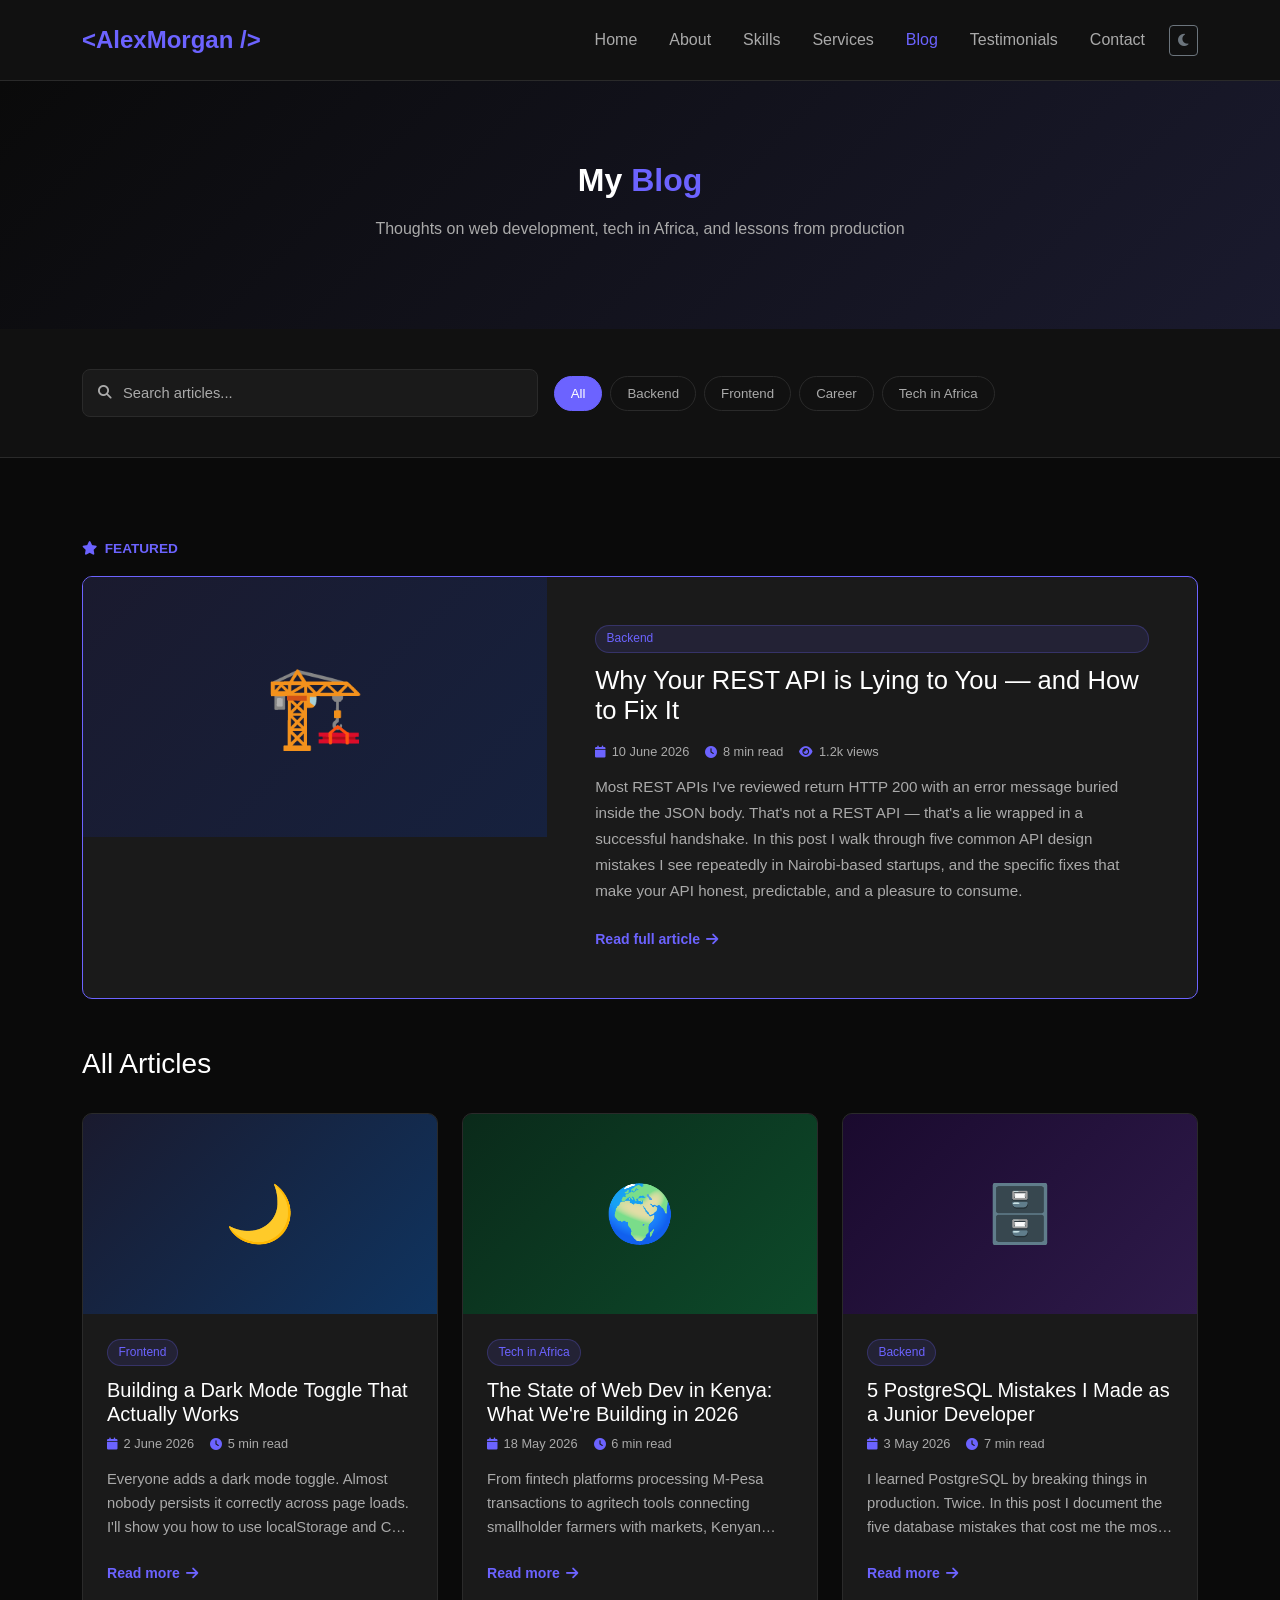
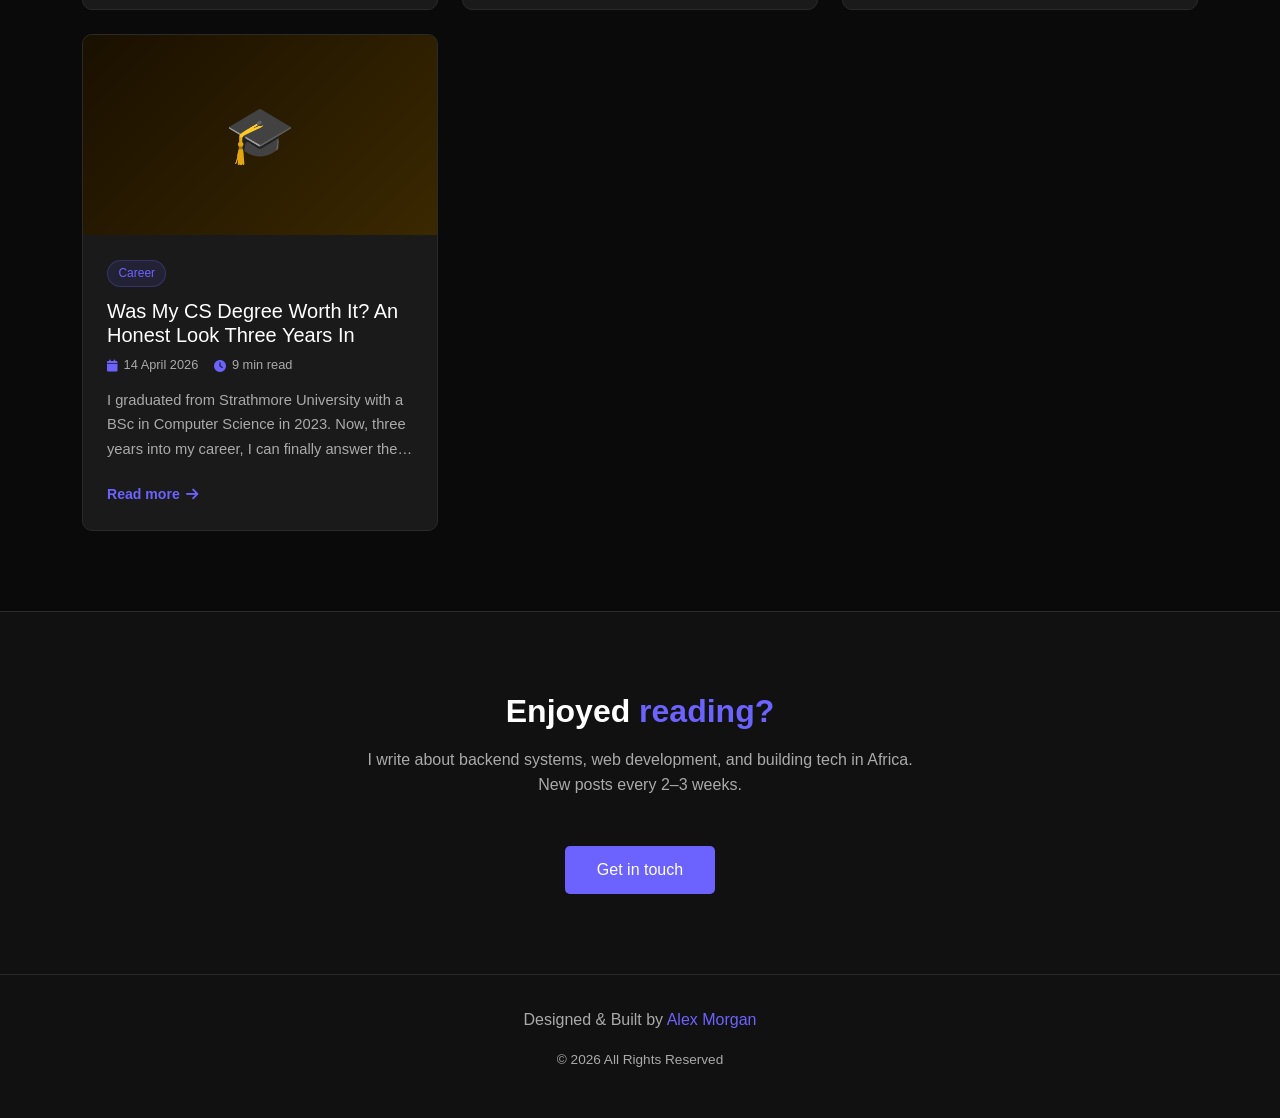
<file: blog.html>
<!DOCTYPE html>
<html lang="en">
<head>
  <meta charset="UTF-8" />
  <meta name="viewport" content="width=device-width, initial-scale=1.0" />
  <title>Blog | Alex Morgan</title>
  <link href="https://cdn.jsdelivr.net/npm/bootstrap@5.3.0/dist/css/bootstrap.min.css" rel="stylesheet" />
  <link href="https://cdnjs.cloudflare.com/ajax/libs/font-awesome/6.4.0/css/all.min.css" rel="stylesheet" />
  <link href="css/style.css" rel="stylesheet" />
  <style>
    .blog-card {
      background-color: var(--bg-card);
      border: 1px solid var(--border);
      border-radius: 10px;
      overflow: hidden;
      height: 100%;
      transition: transform 0.3s, border-color 0.3s;
    }

    .blog-card:hover {
      transform: translateY(-5px);
      border-color: var(--accent);
    }

    .blog-thumb {
      width: 100%;
      height: 200px;
      display: flex;
      align-items: center;
      justify-content: center;
      font-size: 3.5rem;
    }

    .blog-body {
      padding: 1.5rem;
    }

    .blog-meta {
      display: flex;
      align-items: center;
      gap: 1rem;
      margin-bottom: 0.75rem;
      flex-wrap: wrap;
    }

    .blog-meta span {
      font-size: 0.8rem;
      color: var(--text-secondary);
      display: flex;
      align-items: center;
      gap: 0.35rem;
    }

    .blog-meta span i {
      color: var(--accent);
      font-size: 0.75rem;
    }

    .blog-tag {
      font-size: 0.75rem;
      background: rgba(108, 99, 255, 0.12);
      color: var(--accent);
      border: 1px solid rgba(108, 99, 255, 0.25);
      border-radius: 999px;
      padding: 0.2rem 0.65rem;
      display: inline-block;
      margin-bottom: 0.75rem;
    }

    .blog-excerpt {
      color: var(--text-secondary);
      font-size: 0.92rem;
      line-height: 1.65;
      margin-bottom: 1.25rem;
      display: -webkit-box;
      -webkit-line-clamp: 3;
      -webkit-box-orient: vertical;
      overflow: hidden;
    }

    .read-more {
      color: var(--accent);
      font-size: 0.88rem;
      font-weight: 600;
      text-decoration: none;
      display: inline-flex;
      align-items: center;
      gap: 0.4rem;
      transition: gap 0.2s;
    }

    .read-more:hover {
      color: var(--accent);
      gap: 0.7rem;
    }

    /* Featured article */
    .blog-featured {
      background-color: var(--bg-card);
      border: 1px solid var(--accent);
      border-radius: 10px;
      overflow: hidden;
      transition: transform 0.3s;
    }

    .blog-featured:hover {
      transform: translateY(-4px);
    }

    .featured-thumb {
      width: 100%;
      height: 260px;
      display: flex;
      align-items: center;
      justify-content: center;
      font-size: 5rem;
      background: linear-gradient(135deg, #1a1a2e, #16213e);
    }

    /* Search bar */
    .search-bar {
      background-color: var(--bg-card);
      border: 1px solid var(--border);
      border-radius: 8px;
      padding: 0.7rem 1rem;
      color: var(--text-primary);
      width: 100%;
      font-size: 0.92rem;
    }

    .search-bar:focus {
      outline: none;
      border-color: var(--accent);
      box-shadow: 0 0 0 0.2rem rgba(108, 99, 255, 0.2);
    }

    .search-bar::placeholder {
      color: var(--text-secondary);
    }

    /* Filter buttons */
    .filter-btn {
      border-radius: 999px;
      font-size: 0.83rem;
      padding: 0.35rem 1rem;
      border: 1px solid var(--border);
      color: var(--text-secondary);
      background: transparent;
      transition: all 0.2s;
      cursor: pointer;
    }

    .filter-btn.active,
    .filter-btn:hover {
      background-color: var(--accent);
      border-color: var(--accent);
      color: #fff;
    }

    .no-results {
      display: none;
      text-align: center;
      padding: 3rem 0;
      color: var(--text-secondary);
    }
  </style>
</head>
<body>

  <!-- ===== NAVBAR ===== -->
  <nav class="navbar navbar-expand-lg sticky-top">
    <div class="container">
      <a class="navbar-brand" href="index.html">&lt;AlexMorgan /&gt;</a>
      <button class="navbar-toggler" type="button" data-bs-toggle="collapse" data-bs-target="#navMenu">
        <span class="navbar-toggler-icon"></span>
      </button>
      <div class="collapse navbar-collapse" id="navMenu">
        <ul class="navbar-nav ms-auto align-items-center">
          <li class="nav-item"><a class="nav-link" href="index.html">Home</a></li>
          <li class="nav-item"><a class="nav-link" href="about.html">About</a></li>
          <li class="nav-item"><a class="nav-link" href="skills.html">Skills</a></li>
          <li class="nav-item"><a class="nav-link" href="services.html">Services</a></li>
          <li class="nav-item"><a class="nav-link active" href="blog.html">Blog</a></li>
          <li class="nav-item"><a class="nav-link" href="testimonials.html">Testimonials</a></li>
          <li class="nav-item"><a class="nav-link" href="contact.html">Contact</a></li>
          <li class="nav-item ms-2">
            <button class="btn btn-sm btn-outline-secondary" id="themeToggle">
              <i class="fas fa-moon"></i>
            </button>
          </li>
        </ul>
      </div>
    </div>
  </nav>

  <!-- ===== PAGE HEADER ===== -->
  <section style="background: linear-gradient(135deg, #0a0a0a 0%, #1a1a2e 100%); padding: 80px 0 40px;">
    <div class="container text-center">
      <h1 class="section-title">My <span>Blog</span></h1>
      <p class="section-subtitle">Thoughts on web development, tech in Africa, and lessons from production</p>
    </div>
  </section>

  <!-- ===== SEARCH + FILTER ===== -->
  <section style="padding: 2.5rem 0; background-color: var(--bg-secondary); border-bottom: 1px solid var(--border);">
    <div class="container">
      <div class="row align-items-center g-3">
        <div class="col-md-5">
          <div style="position: relative;">
            <i class="fas fa-search" style="position: absolute; left: 1rem; top: 50%; transform: translateY(-50%); color: var(--text-secondary); font-size: 0.85rem;"></i>
            <input type="text" class="search-bar" id="blogSearch" placeholder="Search articles..." style="padding-left: 2.5rem;">
          </div>
        </div>
        <div class="col-md-7">
          <div class="d-flex gap-2 flex-wrap">
            <button class="filter-btn active" data-filter="all">All</button>
            <button class="filter-btn" data-filter="backend">Backend</button>
            <button class="filter-btn" data-filter="frontend">Frontend</button>
            <button class="filter-btn" data-filter="career">Career</button>
            <button class="filter-btn" data-filter="africa">Tech in Africa</button>
          </div>
        </div>
      </div>
    </div>
  </section>

  <!-- ===== FEATURED ARTICLE ===== -->
  <section class="section" style="padding-bottom: 2rem;">
    <div class="container">
      <p style="color: var(--accent); font-size: 0.85rem; font-weight: 600; margin-bottom: 1rem;">
        <i class="fas fa-star me-1"></i> FEATURED
      </p>
      <div class="blog-featured" data-category="backend">
        <div class="row g-0">
          <div class="col-lg-5">
            <div class="featured-thumb">🏗️</div>
          </div>
          <div class="col-lg-7 p-4 p-lg-5 d-flex flex-column justify-content-center">
            <span class="blog-tag">Backend</span>
            <h2 style="color: var(--text-primary); font-size: 1.6rem; margin-bottom: 1rem;">
              Why Your REST API is Lying to You — and How to Fix It
            </h2>
            <div class="blog-meta">
              <span><i class="fas fa-calendar"></i> 10 June 2026</span>
              <span><i class="fas fa-clock"></i> 8 min read</span>
              <span><i class="fas fa-eye"></i> 1.2k views</span>
            </div>
            <p style="color: var(--text-secondary); font-size: 0.95rem; line-height: 1.7; margin-bottom: 1.5rem;">
              Most REST APIs I've reviewed return HTTP 200 with an error message buried inside the JSON body.
              That's not a REST API — that's a lie wrapped in a successful handshake. In this post I walk
              through five common API design mistakes I see repeatedly in Nairobi-based startups, and the
              specific fixes that make your API honest, predictable, and a pleasure to consume.
            </p>
            <a href="#" class="read-more">Read full article <i class="fas fa-arrow-right"></i></a>
          </div>
        </div>
      </div>
    </div>
  </section>

  <!-- ===== ARTICLES GRID ===== -->
  <section class="section" style="padding-top: 1rem;">
    <div class="container">
      <h3 style="color: var(--text-primary); margin-bottom: 2rem;">All Articles</h3>

      <div class="row g-4" id="blogGrid">

        <!-- Article 1 -->
        <div class="col-md-6 col-lg-4 blog-item" data-category="frontend" data-title="building a dark mode toggle that actually works javascript localstorage">
          <div class="blog-card">
            <div class="blog-thumb" style="background: linear-gradient(135deg, #1a1a2e, #0f3460);">🌙</div>
            <div class="blog-body">
              <span class="blog-tag">Frontend</span>
              <h5 style="color: var(--text-primary); margin-bottom: 0.5rem;">Building a Dark Mode Toggle That Actually Works</h5>
              <div class="blog-meta">
                <span><i class="fas fa-calendar"></i> 2 June 2026</span>
                <span><i class="fas fa-clock"></i> 5 min read</span>
              </div>
              <p class="blog-excerpt">
                Everyone adds a dark mode toggle. Almost nobody persists it correctly across page loads.
                I'll show you how to use localStorage and CSS custom properties together so the toggle
                works on every page without a flash of the wrong theme on load — a bug I see on 80% of
                portfolio sites I review.
              </p>
              <a href="#" class="read-more">Read more <i class="fas fa-arrow-right"></i></a>
            </div>
          </div>
        </div>

        <!-- Article 2 -->
        <div class="col-md-6 col-lg-4 blog-item" data-category="africa" data-title="state of web development kenya 2026 what nairobi developers are building">
          <div class="blog-card">
            <div class="blog-thumb" style="background: linear-gradient(135deg, #0a2a1a, #0d4a2a);">🌍</div>
            <div class="blog-body">
              <span class="blog-tag">Tech in Africa</span>
              <h5 style="color: var(--text-primary); margin-bottom: 0.5rem;">The State of Web Dev in Kenya: What We're Building in 2026</h5>
              <div class="blog-meta">
                <span><i class="fas fa-calendar"></i> 18 May 2026</span>
                <span><i class="fas fa-clock"></i> 6 min read</span>
              </div>
              <p class="blog-excerpt">
                From fintech platforms processing M-Pesa transactions to agritech tools connecting smallholder
                farmers with markets, Kenyan developers are solving genuinely hard, genuinely local problems.
                I spent three months talking to developers across Nairobi, Mombasa, and Kisumu about what
                they're building, what stacks they're choosing, and where they're struggling.
              </p>
              <a href="#" class="read-more">Read more <i class="fas fa-arrow-right"></i></a>
            </div>
          </div>
        </div>

        <!-- Article 3 -->
        <div class="col-md-6 col-lg-4 blog-item" data-category="backend" data-title="postgresql mistakes junior developers make schema design queries">
          <div class="blog-card">
            <div class="blog-thumb" style="background: linear-gradient(135deg, #1a0a2e, #2e1a4a);">🗄️</div>
            <div class="blog-body">
              <span class="blog-tag">Backend</span>
              <h5 style="color: var(--text-primary); margin-bottom: 0.5rem;">5 PostgreSQL Mistakes I Made as a Junior Developer</h5>
              <div class="blog-meta">
                <span><i class="fas fa-calendar"></i> 3 May 2026</span>
                <span><i class="fas fa-clock"></i> 7 min read</span>
              </div>
              <p class="blog-excerpt">
                I learned PostgreSQL by breaking things in production. Twice. In this post I document the
                five database mistakes that cost me the most time — storing JSON blobs instead of proper
                relational tables, ignoring indexes until performance collapsed, and writing N+1 queries
                without realising it. Each one comes with the fix I wish someone had told me earlier.
              </p>
              <a href="#" class="read-more">Read more <i class="fas fa-arrow-right"></i></a>
            </div>
          </div>
        </div>

        <!-- Article 4 -->
        <div class="col-md-6 col-lg-4 blog-item" data-category="career" data-title="strathmore university computer science degree worth it kenyan developer career">
          <div class="blog-card">
            <div class="blog-thumb" style="background: linear-gradient(135deg, #1a1000, #3a2800);">🎓</div>
            <div class="blog-body">
              <span class="blog-tag">Career</span>
              <h5 style="color: var(--text-primary); margin-bottom: 0.5rem;">Was My CS Degree Worth It? An Honest Look Three Years In</h5>
              <div class="blog-meta">
                <span><i class="fas fa-calendar"></i> 14 April 2026</span>
                <span><i class="fas fa-clock"></i> 9 min read</span>
              </div>
              <p class="blog-excerpt">
                I graduated from Strathmore University with a BSc in Computer Science in 2023. Now, three
                years into my career, I can finally answer the question every second-year student asks me:
                was it worth it? The honest answer is: it depends entirely on what you do with it. Here's
                what the degree taught me that YouTube never could — and what it completely failed to cover.
              </p>
              <a href="#" class="read-more">Read more <i class="fas fa-arrow-right"></i></a>
            </div>
          </div>
        </div>

      </div>

      <!-- No results message -->
      <div class="no-results" id="noResults">
        <i class="fas fa-search fa-2x mb-3" style="color: var(--text-secondary);"></i>
        <p>No articles found matching your search.</p>
      </div>

    </div>
  </section>

  <!-- ===== NEWSLETTER CTA ===== -->
  <section class="section" style="background-color: var(--bg-secondary); border-top: 1px solid var(--border);">
    <div class="container text-center" style="max-width: 600px;">
      <h2 class="section-title mb-3">Enjoyed <span>reading?</span></h2>
      <p class="section-subtitle">I write about backend systems, web development, and building tech in Africa. New posts every 2–3 weeks.</p>
      <a href="contact.html" class="btn btn-accent">Get in touch</a>
    </div>
  </section>

  <!-- ===== FOOTER ===== -->
  <footer>
    <div class="container">
      <p>Designed &amp; Built by <a href="index.html">Alex Morgan</a></p>
      <p class="mt-1" style="font-size: 0.85rem;">© 2026 All Rights Reserved</p>
    </div>
  </footer>

  <script src="https://cdn.jsdelivr.net/npm/bootstrap@5.3.0/dist/js/bootstrap.bundle.min.js"></script>
  <script src="js/main.js"></script>
  <script>
    /* =========================================================
       Blog search + category filter
       ========================================================= */
    const searchInput = document.getElementById('blogSearch');
    const filterBtns = document.querySelectorAll('.filter-btn');
    const blogItems = document.querySelectorAll('.blog-item');
    const noResults = document.getElementById('noResults');

    let activeFilter = 'all';

    function filterBlogs() {
      const query = searchInput.value.toLowerCase().trim();
      let visibleCount = 0;

      blogItems.forEach(function (item) {
        const category = item.getAttribute('data-category');
        const title = item.getAttribute('data-title');
        const matchesFilter = activeFilter === 'all' || category === activeFilter;
        const matchesSearch = query === '' || title.includes(query);

        if (matchesFilter && matchesSearch) {
          item.style.display = '';
          visibleCount++;
        } else {
          item.style.display = 'none';
        }
      });

      noResults.style.display = visibleCount === 0 ? 'block' : 'none';
    }

    filterBtns.forEach(function (btn) {
      btn.addEventListener('click', function () {
        filterBtns.forEach(function (b) { b.classList.remove('active'); });
        btn.classList.add('active');
        activeFilter = btn.getAttribute('data-filter');
        filterBlogs();
      });
    });

    searchInput.addEventListener('input', filterBlogs);
  </script>

</body>
</html>
</file>
<file: css/style.css>
/* ===== ROOT VARIABLES ===== */
:root {
  --bg-primary: #0a0a0a;
  --bg-secondary: #111111;
  --bg-card: #1a1a1a;
  --accent: #6c63ff;
  --accent-hover: #5a52d5;
  --text-primary: #ffffff;
  --text-secondary: #aaaaaa;
  --border: #2a2a2a;
}

/* ===== BASE ===== */
* {
  margin: 0;
  padding: 0;
  box-sizing: border-box;
}

body {
  background-color: var(--bg-primary);
  color: var(--text-primary);
  font-family: 'Segoe UI', sans-serif;
  line-height: 1.6;
}

/* ===== NAVBAR ===== */
.navbar {
  background-color: var(--bg-secondary) !important;
  border-bottom: 1px solid var(--border);
  padding: 1rem 0;
}

.navbar-brand {
  color: var(--accent) !important;
  font-weight: 700;
  font-size: 1.5rem;
}

.nav-link {
  color: var(--text-secondary) !important;
  margin: 0 0.5rem;
  transition: color 0.3s;
}

.nav-link:hover, .nav-link.active {
  color: var(--accent) !important;
}

/* ===== BUTTONS ===== */
.btn-accent {
  background-color: var(--accent);
  color: white;
  border: none;
  padding: 0.75rem 2rem;
  border-radius: 5px;
  transition: background 0.3s;
}

.btn-accent:hover {
  background-color: var(--accent-hover);
  color: white;
}

.btn-outline-accent {
  border: 2px solid var(--accent);
  color: var(--accent);
  padding: 0.75rem 2rem;
  border-radius: 5px;
  background: transparent;
  transition: all 0.3s;
}

.btn-outline-accent:hover {
  background-color: var(--accent);
  color: white;
}

/* ===== SECTIONS ===== */
.section {
  padding: 80px 0;
}

.section-title {
  font-size: 2rem;
  font-weight: 700;
  margin-bottom: 1rem;
  color: var(--text-primary);
}

.section-title span {
  color: var(--accent);
}

.section-subtitle {
  color: var(--text-secondary);
  margin-bottom: 3rem;
}

/* ===== CARDS ===== */
.card-dark {
  background-color: var(--bg-card);
  border: 1px solid var(--border);
  border-radius: 10px;
  padding: 2rem;
  transition: transform 0.3s, border-color 0.3s;
}

.card-dark:hover {
  transform: translateY(-5px);
  border-color: var(--accent);
}

/* ===== FOOTER ===== */
footer {
  background-color: var(--bg-secondary);
  border-top: 1px solid var(--border);
  padding: 2rem 0;
  text-align: center;
  color: var(--text-secondary);
}

footer a {
  color: var(--accent);
  text-decoration: none;
}

/* ===== HERO ===== */
.hero {
  min-height: 100vh;
  display: flex;
  align-items: center;
  background: linear-gradient(135deg, #0a0a0a 0%, #1a1a2e 100%);
}

.hero h1 {
  font-size: 3.5rem;
  font-weight: 800;
  line-height: 1.2;
}

.hero h1 span {
  color: var(--accent);
}

.hero p {
  color: var(--text-secondary);
  font-size: 1.2rem;
  margin: 1.5rem 0;
}

/* ===== RESPONSIVE ===== */
@media (max-width: 768px) {
  .hero h1 {
    font-size: 2.2rem;
  }

  .section {
    padding: 50px 0;
  }
}
/* =========================================================
   LIGHT MODE OVERRIDE
   Toggled via body.light-mode (set by js/main.js)
   ========================================================= */
body.light-mode {
  --bg-primary: #f8f8fb;
  --bg-secondary: #ffffff;
  --bg-card: #ffffff;
  --accent: #6c63ff;
  --accent-hover: #5a52d5;
  --text-primary: #1a1a1a;
  --text-secondary: #555555;
  --border: #e0e0e5;
}

body.light-mode .card-dark {
  box-shadow: 0 4px 16px rgba(0, 0, 0, 0.06);
}

body.light-mode .hero {
  background: linear-gradient(135deg, #f8f8fb 0%, #eceaff 100%);
}

/* =========================================================
   FORM STATUS / VALIDATION (used on contact.html)
   ========================================================= */
.is-invalid {
  border-color: #ff5c5c !important;
}

.invalid-feedback {
  display: none;
  color: #ff5c5c;
  font-size: 0.85rem;
  margin-top: 0.25rem;
}

.is-invalid ~ .invalid-feedback {
  display: block;
}

.form-control-dark {
  background-color: var(--bg-card);
  border: 1px solid var(--border);
  color: var(--text-primary);
  border-radius: 5px;
  padding: 0.75rem 1rem;
}

.form-control-dark:focus {
  background-color: var(--bg-card);
  color: var(--text-primary);
  border-color: var(--accent);
  box-shadow: 0 0 0 0.2rem rgba(108, 99, 255, 0.25);
  outline: none;
}

.form-control-dark::placeholder {
  color: var(--text-secondary);
}

.d-none {
  display: none !important;
}

/* ===== SMOOTH SCROLL ===== */
html {
  scroll-behavior: smooth;
}

/* ===== BACK TO TOP BUTTON ===== */
.back-to-top {
  position: fixed;
  bottom: 2rem;
  right: 2rem;
  width: 45px;
  height: 45px;
  background-color: var(--accent);
  color: #fff;
  border: none;
  border-radius: 50%;
  font-size: 1.1rem;
  display: none;
  align-items: center;
  justify-content: center;
  cursor: pointer;
  z-index: 999;
  transition: background 0.3s, transform 0.3s;
}

.back-to-top:hover {
  background-color: var(--accent-hover);
  transform: translateY(-3px);
}

.back-to-top.show {
  display: flex;
}

/* ===== FOCUS STYLES FOR ACCESSIBILITY ===== */
a:focus-visible,
button:focus-visible,
input:focus-visible,
textarea:focus-visible {
  outline: 2px solid var(--accent);
  outline-offset: 3px;
  border-radius: 4px;
}
</file>
